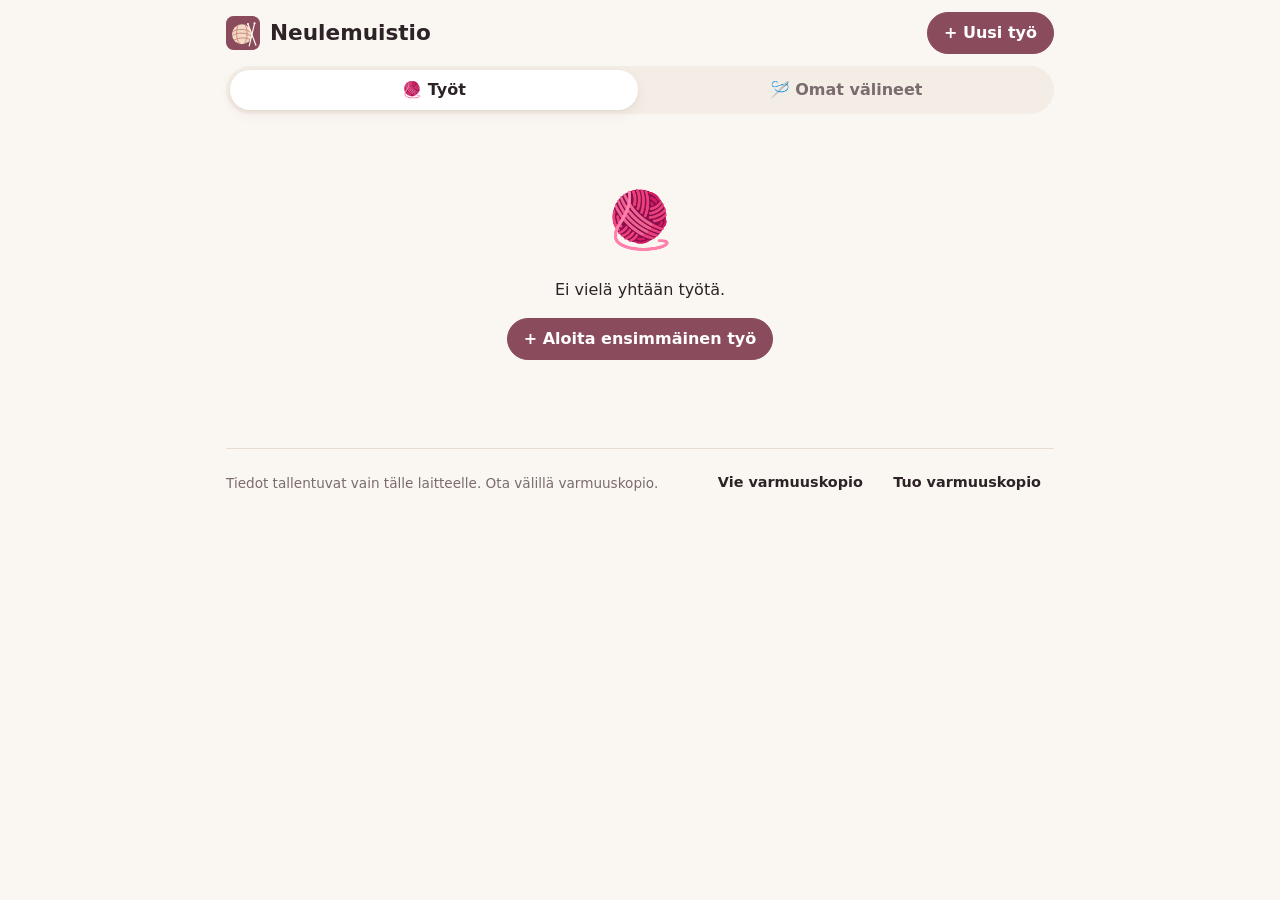
<file: index.html>
<!doctype html>
<html lang="fi">
<head>
  <meta charset="utf-8">
  <meta name="viewport" content="width=device-width, initial-scale=1, viewport-fit=cover">
  <title>Neulemuistio</title>
  <meta name="description" content="Neuletöiden muistio: langat, ohjeet, kuvat, puikot ja muistiinpanot.">
  <meta name="theme-color" content="#8a4b5c">
  <link rel="manifest" href="manifest.webmanifest">
  <link rel="icon" href="icon.svg" type="image/svg+xml">
  <link rel="apple-touch-icon" href="icons/icon-192.png">
  <meta name="apple-mobile-web-app-capable" content="yes">
  <meta name="apple-mobile-web-app-title" content="Neulemuistio">
  <link rel="stylesheet" href="style.css">
</head>
<body>
  <main id="app"></main>

  <div id="lightbox" hidden data-action="close-lightbox"><img alt=""></div>
  <div id="toast" role="status" hidden></div>

  <input type="file" id="photoInput" accept="image/*" multiple hidden>
  <input type="file" id="patternInput" accept="image/*,application/pdf" multiple hidden>
  <input type="file" id="importInput" accept="application/json,.json" hidden>

  <script type="module" src="app.js"></script>
</body>
</html>
</file>
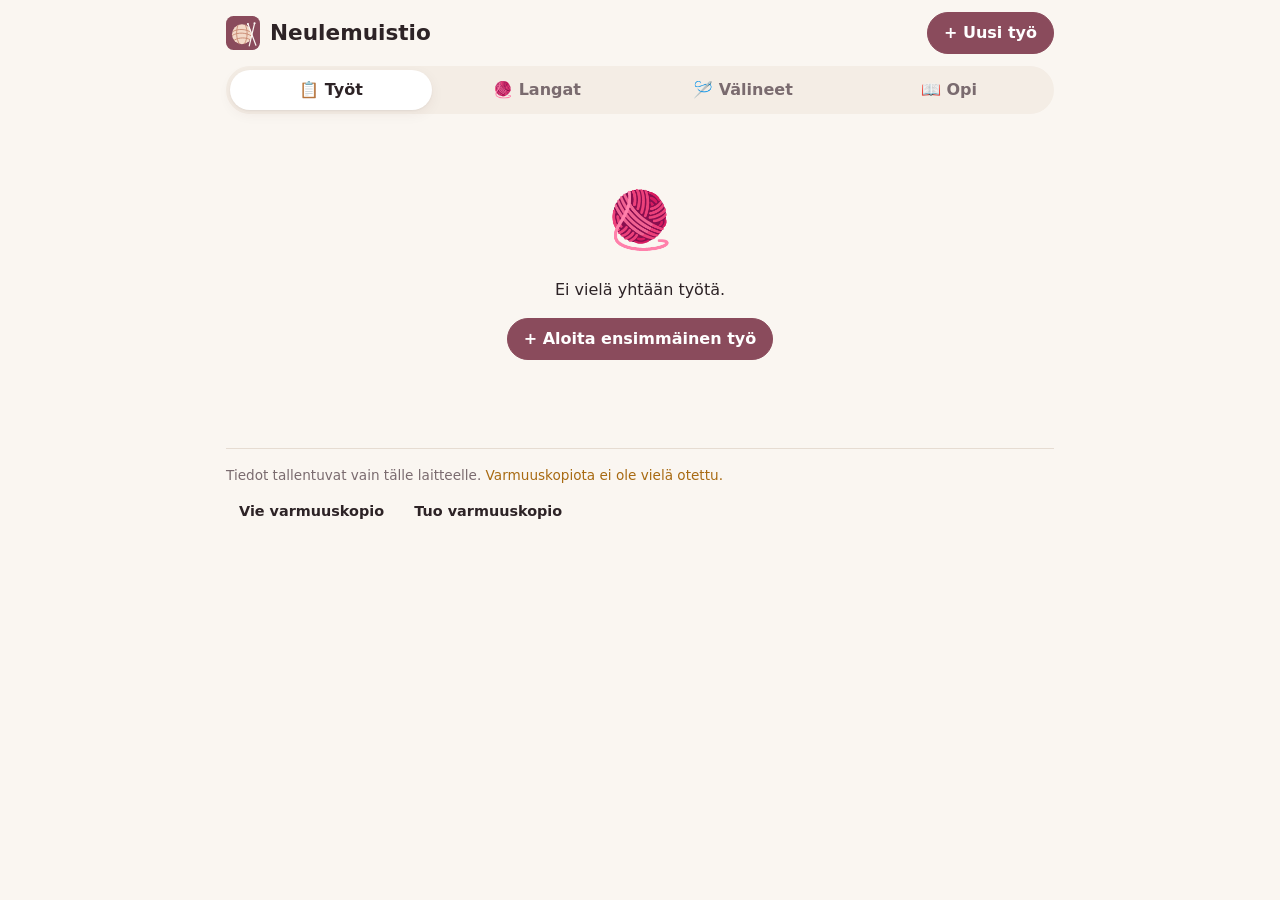
<file: public/index.html>
<!doctype html>
<html lang="fi">
<head>
  <meta charset="utf-8">
  <meta name="viewport" content="width=device-width, initial-scale=1, viewport-fit=cover">
  <title>Neulemuistio</title>
  <meta name="description" content="Neuletöiden muistio: langat, ohjeet, kuvat, puikot ja muistiinpanot.">
  <meta name="theme-color" content="#8a4b5c">
  <link rel="manifest" href="manifest.webmanifest">
  <link rel="icon" href="icon.svg" type="image/svg+xml">
  <link rel="apple-touch-icon" href="icons/icon-192.png">
  <meta name="apple-mobile-web-app-capable" content="yes">
  <meta name="apple-mobile-web-app-title" content="Neulemuistio">
  <link rel="stylesheet" href="style.css">
</head>
<body>
  <main id="app"></main>

  <div id="lightbox" hidden data-action="close-lightbox"><img alt=""></div>
  <div id="toast" role="status" hidden></div>
  <div id="sheet" hidden>
    <div class="sheet-backdrop" data-action="close-sheet"></div>
    <div class="sheet-body" role="dialog" aria-modal="true"></div>
  </div>

  <input type="file" id="photoInput" accept="image/*" multiple hidden>
  <input type="file" id="patternInput" accept="image/*,application/pdf" multiple hidden>
  <input type="file" id="importInput" accept="application/json,.json,text/plain,.txt" hidden>

  <script type="module" src="app.js"></script>
</body>
</html>
</file>
<file: style.css>
:root {
  --bg: #faf6f1;
  --surface: #ffffff;
  --surface-2: #f4ede5;
  --text: #2d2326;
  --muted: #7a6b6f;
  --border: #e6dcd2;
  --accent: #8a4b5c;
  --accent-text: #ffffff;
  --accent-soft: #f3e3e7;
  --ok: #2f7a4f;
  --warn: #b2452f;
  --radius: 14px;
  --shadow: 0 1px 2px rgba(60, 30, 40, 0.06), 0 4px 14px rgba(60, 30, 40, 0.06);
  color-scheme: light;
}

@media (prefers-color-scheme: dark) {
  :root {
    --bg: #1d1719;
    --surface: #282023;
    --surface-2: #322a2d;
    --text: #f2e9ec;
    --muted: #b3a2a8;
    --border: #3e3337;
    --accent: #d68fa2;
    --accent-text: #2a1a1f;
    --accent-soft: #3e2a31;
    --ok: #74c69a;
    --warn: #f08c74;
    --shadow: none;
    color-scheme: dark;
  }
}

* { box-sizing: border-box; }

html { -webkit-text-size-adjust: 100%; }

body {
  margin: 0;
  background: var(--bg);
  color: var(--text);
  font: 16px/1.5 system-ui, -apple-system, "Segoe UI", Roboto, sans-serif;
  padding-bottom: env(safe-area-inset-bottom);
}

main { max-width: 860px; margin: 0 auto; padding: 0 16px 48px; }

h1, h2, h3 { margin: 0; line-height: 1.25; }
h1 { font-size: 1.35rem; display: flex; align-items: center; gap: 10px; }
h2 { font-size: 1.1rem; }
h3 { font-size: 0.95rem; color: var(--muted); font-weight: 600; }

.logo { width: 34px; height: 34px; }
.muted { color: var(--muted); }
.small-text { font-size: 0.8rem; }
.ok { color: var(--ok); font-weight: 600; }
.warn { color: var(--warn); font-weight: 600; }

/* ---------- Painikkeet ---------- */
.btn {
  display: inline-flex; align-items: center; justify-content: center; gap: 6px;
  min-height: 42px; padding: 8px 16px;
  border: 1px solid var(--border); border-radius: 999px;
  background: var(--surface); color: var(--text);
  font: inherit; font-weight: 600; text-decoration: none; cursor: pointer;
  white-space: nowrap;
}
.btn:hover { border-color: var(--accent); }
.btn.primary { background: var(--accent); border-color: var(--accent); color: var(--accent-text); }
.btn.ghost { background: transparent; border-color: transparent; }
.btn.ghost:hover { background: var(--surface-2); }
.btn.danger { color: var(--warn); }
.btn.small { min-height: 36px; padding: 6px 12px; font-size: 0.9rem; }
.btn[aria-disabled="true"] { opacity: 0.45; pointer-events: none; }

.icon-btn {
  width: 36px; height: 36px; flex: none;
  border: none; border-radius: 50%;
  background: transparent; color: var(--muted);
  font-size: 1rem; cursor: pointer;
}
.icon-btn:hover { background: var(--surface-2); color: var(--warn); }

:focus-visible { outline: 2px solid var(--accent); outline-offset: 2px; }

/* ---------- Yläpalkki ---------- */
.topbar {
  position: sticky; top: 0; z-index: 5;
  display: flex; align-items: center; justify-content: space-between; gap: 12px;
  padding: calc(12px + env(safe-area-inset-top)) 0 12px;
  background: var(--bg);
}
.saved { font-size: 0.85rem; color: var(--ok); flex: 1; text-align: center; }

/* ---------- Lista ---------- */
.toolbar { display: flex; flex-direction: column; gap: 10px; margin-bottom: 16px; }
.chips { display: flex; gap: 8px; overflow-x: auto; padding-bottom: 2px; }
.chip {
  flex: none; padding: 6px 14px; border-radius: 999px;
  border: 1px solid var(--border); background: var(--surface); color: var(--text);
  font: inherit; font-size: 0.9rem; cursor: pointer;
}
.chip.on { background: var(--accent); border-color: var(--accent); color: var(--accent-text); }

.grid { display: grid; grid-template-columns: repeat(auto-fill, minmax(220px, 1fr)); gap: 14px; }
.card {
  display: flex; flex-direction: column;
  background: var(--surface); border: 1px solid var(--border); border-radius: var(--radius);
  overflow: hidden; color: inherit; text-decoration: none; box-shadow: var(--shadow);
  transition: transform 0.12s ease;
}
.card:hover { transform: translateY(-2px); }
.thumb {
  aspect-ratio: 4 / 3; background: var(--surface-2);
  display: flex; align-items: center; justify-content: center; font-size: 3rem;
}
.thumb img { width: 100%; height: 100%; object-fit: cover; }
.card-body { padding: 12px 14px 14px; display: flex; flex-direction: column; gap: 6px; align-items: flex-start; }
.card-body h2 { font-size: 1.05rem; }
.meta { margin: 0; font-size: 0.85rem; color: var(--muted); }

.badge { font-size: 0.75rem; font-weight: 700; padding: 2px 10px; border-radius: 999px; background: var(--surface-2); }
.badge.s-kesken { background: var(--accent-soft); color: var(--accent); }
.badge.s-valmis { background: color-mix(in srgb, var(--ok) 18%, transparent); color: var(--ok); }
.badge.s-tauolla { color: var(--muted); }

.empty { grid-column: 1 / -1; text-align: center; padding: 48px 16px; }
.empty-icon { font-size: 3.5rem; }

.footer {
  margin-top: 40px; padding-top: 16px; border-top: 1px solid var(--border);
  display: flex; flex-wrap: wrap; align-items: center; justify-content: space-between; gap: 8px;
  font-size: 0.85rem;
}
.footer p { margin: 0; }

/* ---------- Lomakkeet ---------- */
input, select, textarea {
  width: 100%; min-height: 42px; padding: 8px 12px;
  border: 1px solid var(--border); border-radius: 10px;
  background: var(--surface); color: var(--text);
  font: inherit;
}
input:focus, select:focus, textarea:focus { outline: none; border-color: var(--accent); box-shadow: 0 0 0 3px var(--accent-soft); }
textarea { resize: vertical; }

.field { display: flex; flex-direction: column; gap: 4px; flex: 1 1 160px; min-width: 0; }
.field > span { font-size: 0.8rem; font-weight: 600; color: var(--muted); }
.row { display: flex; flex-wrap: wrap; gap: 12px; margin-bottom: 12px; }
.inline { display: flex; gap: 8px; }
.inline input { flex: 1; min-width: 0; }
.inline select { width: auto; flex: none; }

/* ---------- Työn näkymä ---------- */
.detail { display: flex; flex-direction: column; gap: 16px; }
.title-input {
  font-size: 1.6rem; font-weight: 700; min-height: 56px;
  border-color: transparent; background: transparent; padding-left: 4px;
}
.title-input:hover { border-color: var(--border); }
.detail > .row { margin-bottom: 0; }

.panel {
  background: var(--surface); border: 1px solid var(--border); border-radius: var(--radius);
  padding: 16px; box-shadow: var(--shadow);
}
.panel > h2 { margin-bottom: 12px; }
.panel-head { display: flex; align-items: center; justify-content: space-between; gap: 8px; margin-bottom: 12px; }
.panel-head.sub { margin-top: 4px; }
.panel .muted { margin: 0 0 4px; }

.drop {
  width: 100%; padding: 28px 16px;
  border: 2px dashed var(--border); border-radius: var(--radius);
  background: var(--surface-2); color: var(--muted);
  font: inherit; font-weight: 600; cursor: pointer;
}
.drop:hover { border-color: var(--accent); color: var(--accent); }

.gallery { display: grid; grid-template-columns: repeat(auto-fill, minmax(120px, 1fr)); gap: 10px; }
.ph { position: relative; margin: 0; aspect-ratio: 1; border-radius: 10px; overflow: hidden; background: var(--surface-2); }
.ph img { width: 100%; height: 100%; object-fit: cover; cursor: zoom-in; display: block; }
.ph-btn {
  position: absolute; top: 6px; right: 6px;
  width: 32px; height: 32px; border-radius: 50%; border: none;
  background: rgba(0, 0, 0, 0.55); color: #fff; font-size: 0.9rem; cursor: pointer;
}
.ph-btn.left { right: auto; left: 6px; }
.cover-tag {
  position: absolute; left: 6px; bottom: 6px;
  padding: 2px 8px; border-radius: 999px; font-size: 0.7rem; font-weight: 700;
  background: rgba(0, 0, 0, 0.55); color: #fff;
}
.ph.doc a {
  width: 100%; height: 100%; padding: 10px;
  display: flex; flex-direction: column; align-items: center; justify-content: center; gap: 6px;
  color: inherit; text-decoration: none; text-align: center;
}
.doc-icon { font-size: 2.2rem; }
.doc-name { font-size: 0.8rem; word-break: break-word; line-height: 1.3; }
.ph.doc .ph-btn { background: var(--surface); color: var(--muted); }

.item { border: 1px solid var(--border); border-radius: 12px; padding: 12px; margin-bottom: 12px; background: var(--bg); }
.item-head { display: flex; justify-content: space-between; align-items: center; margin-bottom: 8px; }
.item .row:last-of-type { margin-bottom: 8px; }
.calc {
  margin: 0; padding: 10px 12px; border-radius: 10px;
  background: var(--accent-soft); font-size: 0.95rem;
}

.tool-list { display: flex; flex-direction: column; gap: 8px; margin-bottom: 12px; }
.tool { display: grid; grid-template-columns: minmax(130px, 1.1fr) 1fr 1fr auto; gap: 8px; align-items: center; }
.quick-add { display: flex; flex-wrap: wrap; gap: 8px; }

.note-actions { display: flex; justify-content: space-between; align-items: center; gap: 8px; margin: 8px 0 4px; }
.notes { list-style: none; margin: 8px 0 0; padding: 0; display: flex; flex-direction: column; gap: 8px; }
.notes li { border-left: 3px solid var(--accent); background: var(--bg); border-radius: 0 10px 10px 0; padding: 6px 8px 10px 12px; }
.note-head { display: flex; justify-content: space-between; align-items: center; }
.note-head time { font-size: 0.8rem; color: var(--muted); font-weight: 600; }
.notes p { margin: 0; white-space: pre-wrap; word-break: break-word; }

/* ---------- Kuvan katselu & ilmoitus ---------- */
#lightbox {
  position: fixed; inset: 0; z-index: 20;
  background: rgba(0, 0, 0, 0.88);
  display: flex; align-items: center; justify-content: center; padding: 16px;
  cursor: zoom-out;
}
#lightbox[hidden] { display: none; }
#lightbox img { max-width: 100%; max-height: 100%; object-fit: contain; border-radius: 6px; }

#toast {
  position: fixed; left: 50%; bottom: calc(24px + env(safe-area-inset-bottom)); transform: translateX(-50%);
  z-index: 30; padding: 10px 18px; border-radius: 999px;
  background: var(--text); color: var(--bg); font-weight: 600; font-size: 0.9rem;
  box-shadow: 0 6px 20px rgba(0, 0, 0, 0.2);
}
#toast[hidden] { display: none; }

/* ---------- Puhelin ---------- */
@media (max-width: 560px) {
  .grid { grid-template-columns: repeat(2, 1fr); gap: 10px; }
  .card-body { padding: 10px; }
  .card-body h2 { font-size: 0.95rem; }
  .meta { display: none; }
  .tool { grid-template-columns: 1fr 1fr auto; }
  .tool select { grid-column: 1 / 3; }
  .tool .icon-btn { grid-column: 3; grid-row: 1; }
  .tool input:last-of-type { grid-column: 2 / 4; }
  .title-input { font-size: 1.35rem; }
  .gallery { grid-template-columns: repeat(3, 1fr); }
  .footer { flex-direction: column; align-items: flex-start; }
}

/* ---------- Välilehdet ---------- */
.tabs {
  display: flex; gap: 4px; padding: 4px; margin-bottom: 16px;
  background: var(--surface-2); border-radius: 999px;
}
.tabs a {
  flex: 1; text-align: center; padding: 8px 12px; border-radius: 999px;
  color: var(--muted); font-weight: 600; text-decoration: none;
}
.tabs a.on { background: var(--surface); color: var(--text); box-shadow: var(--shadow); }
.intro { margin: 0 0 16px; }

/* ---------- Välineet työssä ---------- */
.tool-wrap { display: flex; flex-direction: column; gap: 4px; }
.tool-wrap + .tool-wrap { padding-top: 8px; border-top: 1px solid var(--border); }
.tool.linked { grid-template-columns: minmax(150px, 1.4fr) 1.6fr auto; }
.tool-name { padding: 0 4px; }
.tool-status { font-size: 0.85rem; padding: 0 4px; display: flex; flex-wrap: wrap; align-items: center; gap: 4px 8px; }
.tool-status:empty { display: none; }
.tool-status a { color: inherit; }
.caution { color: #a86a12; }
@media (prefers-color-scheme: dark) { .caution { color: #f0b860; } }
.btn.tiny { min-height: 28px; padding: 2px 10px; font-size: 0.8rem; }
.picker { margin-bottom: 4px; font-weight: 600; color: var(--accent); }
.add-label { margin: 10px 0 6px !important; }

/* ---------- Omat välineet ---------- */
.inv-panel { margin-bottom: 16px; }
.count { color: var(--muted); font-weight: 500; font-size: 0.95rem; }
.inv-item { padding: 10px 0; border-top: 1px solid var(--border); }
.inv-item:first-child { border-top: none; padding-top: 0; }
.inv-fields { display: flex; gap: 8px; align-items: flex-end; }
.inv-fields .field { flex: 1 1 0; }
.inv-fields .field.size { flex: 0 0 96px; }
.inv-fields .icon-btn { margin-bottom: 3px; }
.inv-usage { margin-top: 6px; font-size: 0.85rem; display: flex; flex-wrap: wrap; gap: 6px; }
.use-chip {
  padding: 2px 10px; border-radius: 999px; text-decoration: none; font-weight: 600;
  background: var(--surface-2); color: var(--text);
}
.use-chip.s-kesken { background: var(--accent-soft); color: var(--accent); }

@media (max-width: 560px) {
  .tool.linked { grid-template-columns: 1fr auto; }
  .tool.linked input { grid-column: 1 / 3; grid-row: 2; }
  .tool.linked .icon-btn { grid-column: 2; grid-row: 1; }
  .inv-fields { flex-wrap: wrap; }
  .inv-fields .field.size { flex: 1 1 80px; }
  .inv-fields .field:not(.size) { flex: 1 1 100%; order: 3; }
  .inv-fields .icon-btn { order: 2; }
}
</file>
<file: public/style.css>
:root {
  --bg: #faf6f1;
  --surface: #ffffff;
  --surface-2: #f4ede5;
  --text: #2d2326;
  --muted: #7a6b6f;
  --border: #e6dcd2;
  --accent: #8a4b5c;
  --accent-text: #ffffff;
  --accent-soft: #f3e3e7;
  --ok: #2f7a4f;
  --warn: #b2452f;
  --radius: 14px;
  --shadow: 0 1px 2px rgba(60, 30, 40, 0.06), 0 4px 14px rgba(60, 30, 40, 0.06);
  color-scheme: light;
}

@media (prefers-color-scheme: dark) {
  :root {
    --bg: #1d1719;
    --surface: #282023;
    --surface-2: #322a2d;
    --text: #f2e9ec;
    --muted: #b3a2a8;
    --border: #3e3337;
    --accent: #d68fa2;
    --accent-text: #2a1a1f;
    --accent-soft: #3e2a31;
    --ok: #74c69a;
    --warn: #f08c74;
    --shadow: none;
    color-scheme: dark;
  }
}

* { box-sizing: border-box; }

html { -webkit-text-size-adjust: 100%; }

body {
  margin: 0;
  background: var(--bg);
  color: var(--text);
  font: 16px/1.5 system-ui, -apple-system, "Segoe UI", Roboto, sans-serif;
  padding-bottom: env(safe-area-inset-bottom);
}

main { max-width: 860px; margin: 0 auto; padding: 0 16px 48px; }

h1, h2, h3 { margin: 0; line-height: 1.25; }
h1 { font-size: 1.35rem; display: flex; align-items: center; gap: 10px; }
h2 { font-size: 1.1rem; }
h3 { font-size: 0.95rem; color: var(--muted); font-weight: 600; }

.logo { width: 34px; height: 34px; }
.muted { color: var(--muted); }
.small-text { font-size: 0.8rem; }
.ok { color: var(--ok); font-weight: 600; }
.warn { color: var(--warn); font-weight: 600; }

/* ---------- Painikkeet ---------- */
.btn {
  display: inline-flex; align-items: center; justify-content: center; gap: 6px;
  min-height: 42px; padding: 8px 16px;
  border: 1px solid var(--border); border-radius: 999px;
  background: var(--surface); color: var(--text);
  font: inherit; font-weight: 600; text-decoration: none; cursor: pointer;
  white-space: nowrap;
}
.btn:hover { border-color: var(--accent); }
.btn.primary { background: var(--accent); border-color: var(--accent); color: var(--accent-text); }
.btn.ghost { background: transparent; border-color: transparent; }
.btn.ghost:hover { background: var(--surface-2); }
.btn.danger { color: var(--warn); }
.btn.small { min-height: 36px; padding: 6px 12px; font-size: 0.9rem; }
.btn[aria-disabled="true"] { opacity: 0.45; pointer-events: none; }

.icon-btn {
  width: 36px; height: 36px; flex: none;
  border: none; border-radius: 50%;
  background: transparent; color: var(--muted);
  font-size: 1rem; cursor: pointer;
}
.icon-btn:hover { background: var(--surface-2); color: var(--warn); }

:focus-visible { outline: 2px solid var(--accent); outline-offset: 2px; }

/* ---------- Yläpalkki ---------- */
.topbar {
  position: sticky; top: 0; z-index: 5;
  display: flex; align-items: center; justify-content: space-between; gap: 12px;
  padding: calc(12px + env(safe-area-inset-top)) 0 12px;
  background: var(--bg);
}
.saved { font-size: 0.85rem; color: var(--ok); flex: 1; text-align: center; }

/* ---------- Lista ---------- */
.toolbar { display: flex; flex-direction: column; gap: 10px; margin-bottom: 16px; }
.chips { display: flex; gap: 8px; overflow-x: auto; padding-bottom: 2px; }
.chip {
  flex: none; padding: 6px 14px; border-radius: 999px;
  border: 1px solid var(--border); background: var(--surface); color: var(--text);
  font: inherit; font-size: 0.9rem; cursor: pointer;
}
.chip.on { background: var(--accent); border-color: var(--accent); color: var(--accent-text); }

.grid { display: grid; grid-template-columns: repeat(auto-fill, minmax(220px, 1fr)); gap: 14px; }
.card {
  display: flex; flex-direction: column;
  background: var(--surface); border: 1px solid var(--border); border-radius: var(--radius);
  overflow: hidden; color: inherit; text-decoration: none; box-shadow: var(--shadow);
  transition: transform 0.12s ease;
}
.card:hover { transform: translateY(-2px); }
.thumb {
  aspect-ratio: 4 / 3; background: var(--surface-2);
  display: flex; align-items: center; justify-content: center; font-size: 3rem;
}
.thumb img { width: 100%; height: 100%; object-fit: cover; }
.card-body { padding: 12px 14px 14px; display: flex; flex-direction: column; gap: 6px; align-items: flex-start; }
.card-body h2 { font-size: 1.05rem; }
.meta { margin: 0; font-size: 0.85rem; color: var(--muted); }

.badge { font-size: 0.75rem; font-weight: 700; padding: 2px 10px; border-radius: 999px; background: var(--surface-2); }
.badge.s-kesken { background: var(--accent-soft); color: var(--accent); }
.badge.s-valmis { background: color-mix(in srgb, var(--ok) 18%, transparent); color: var(--ok); }
.badge.s-tauolla { color: var(--muted); }

.empty { grid-column: 1 / -1; text-align: center; padding: 48px 16px; }
.empty-icon { font-size: 3.5rem; }

.footer {
  margin-top: 40px; padding-top: 16px; border-top: 1px solid var(--border);
  display: flex; flex-wrap: wrap; align-items: center; justify-content: space-between; gap: 8px;
  font-size: 0.85rem;
}
.footer p { margin: 0; }

/* ---------- Lomakkeet ---------- */
input, select, textarea {
  width: 100%; min-height: 42px; padding: 8px 12px;
  border: 1px solid var(--border); border-radius: 10px;
  background: var(--surface); color: var(--text);
  font: inherit;
}
input:focus, select:focus, textarea:focus { outline: none; border-color: var(--accent); box-shadow: 0 0 0 3px var(--accent-soft); }
textarea { resize: vertical; }

.field { display: flex; flex-direction: column; gap: 4px; flex: 1 1 160px; min-width: 0; }
.field > span { font-size: 0.8rem; font-weight: 600; color: var(--muted); }
.row { display: flex; flex-wrap: wrap; gap: 12px; margin-bottom: 12px; }
.inline { display: flex; gap: 8px; }
.inline input { flex: 1; min-width: 0; }
.inline select { width: auto; flex: none; }

/* ---------- Työn näkymä ---------- */
.detail { display: flex; flex-direction: column; gap: 16px; }
.title-input {
  font-size: 1.6rem; font-weight: 700; min-height: 56px;
  border-color: transparent; background: transparent; padding-left: 4px;
}
.title-input:hover { border-color: var(--border); }
.detail > .row { margin-bottom: 0; }

.panel {
  background: var(--surface); border: 1px solid var(--border); border-radius: var(--radius);
  padding: 16px; box-shadow: var(--shadow);
}
.panel > h2 { margin-bottom: 12px; }
.panel-head { display: flex; align-items: center; justify-content: space-between; gap: 8px; margin-bottom: 12px; }
.panel-head.sub { margin-top: 4px; }
.panel .muted { margin: 0 0 4px; }

.drop {
  width: 100%; padding: 28px 16px;
  border: 2px dashed var(--border); border-radius: var(--radius);
  background: var(--surface-2); color: var(--muted);
  font: inherit; font-weight: 600; cursor: pointer;
}
.drop:hover { border-color: var(--accent); color: var(--accent); }

.gallery { display: grid; grid-template-columns: repeat(auto-fill, minmax(120px, 1fr)); gap: 10px; }
.ph { position: relative; margin: 0; aspect-ratio: 1; border-radius: 10px; overflow: hidden; background: var(--surface-2); }
.ph img { width: 100%; height: 100%; object-fit: cover; cursor: zoom-in; display: block; }
.ph-btn {
  position: absolute; top: 6px; right: 6px;
  width: 32px; height: 32px; border-radius: 50%; border: none;
  background: rgba(0, 0, 0, 0.55); color: #fff; font-size: 0.9rem; cursor: pointer;
}
.ph-btn.left { right: auto; left: 6px; }
.cover-tag {
  position: absolute; left: 6px; bottom: 6px;
  padding: 2px 8px; border-radius: 999px; font-size: 0.7rem; font-weight: 700;
  background: rgba(0, 0, 0, 0.55); color: #fff;
}
.ph.doc a {
  width: 100%; height: 100%; padding: 10px;
  display: flex; flex-direction: column; align-items: center; justify-content: center; gap: 6px;
  color: inherit; text-decoration: none; text-align: center;
}
.doc-icon { font-size: 2.2rem; }
.doc-name { font-size: 0.8rem; word-break: break-word; line-height: 1.3; }
.ph.doc .ph-btn { background: var(--surface); color: var(--muted); }

.item { border: 1px solid var(--border); border-radius: 12px; padding: 12px; margin-bottom: 12px; background: var(--bg); }
.item-head { display: flex; justify-content: space-between; align-items: center; margin-bottom: 8px; }
.item .row:last-of-type { margin-bottom: 8px; }
.calc {
  margin: 0; padding: 10px 12px; border-radius: 10px;
  background: var(--accent-soft); font-size: 0.95rem;
}

.tool-list { display: flex; flex-direction: column; gap: 8px; margin-bottom: 12px; }
.tool { display: grid; grid-template-columns: minmax(130px, 1.1fr) 1fr 1fr auto; gap: 8px; align-items: center; }
.quick-add { display: flex; flex-wrap: wrap; gap: 8px; }

.note-actions { display: flex; justify-content: space-between; align-items: center; gap: 8px; margin: 8px 0 4px; }
.notes { list-style: none; margin: 8px 0 0; padding: 0; display: flex; flex-direction: column; gap: 8px; }
.notes li { border-left: 3px solid var(--accent); background: var(--bg); border-radius: 0 10px 10px 0; padding: 6px 8px 10px 12px; }
.note-head { display: flex; justify-content: space-between; align-items: center; }
.note-head time { font-size: 0.8rem; color: var(--muted); font-weight: 600; }
.notes p { margin: 0; white-space: pre-wrap; word-break: break-word; }

/* ---------- Kuvan katselu & ilmoitus ---------- */
#lightbox {
  position: fixed; inset: 0; z-index: 20;
  background: rgba(0, 0, 0, 0.88);
  display: flex; align-items: center; justify-content: center; padding: 16px;
  cursor: zoom-out;
}
#lightbox[hidden] { display: none; }
#lightbox img { max-width: 100%; max-height: 100%; object-fit: contain; border-radius: 6px; }

#toast {
  position: fixed; left: 50%; bottom: calc(24px + env(safe-area-inset-bottom)); transform: translateX(-50%);
  z-index: 30; padding: 10px 18px; border-radius: 999px;
  background: var(--text); color: var(--bg); font-weight: 600; font-size: 0.9rem;
  box-shadow: 0 6px 20px rgba(0, 0, 0, 0.2);
}
#toast[hidden] { display: none; }

/* ---------- Puhelin ---------- */
@media (max-width: 560px) {
  .grid { grid-template-columns: repeat(2, 1fr); gap: 10px; }
  .card-body { padding: 10px; }
  .card-body h2 { font-size: 0.95rem; }
  .meta { display: none; }
  .tool { grid-template-columns: 1fr 1fr auto; }
  .tool select { grid-column: 1 / 3; }
  .tool .icon-btn { grid-column: 3; grid-row: 1; }
  .tool input:last-of-type { grid-column: 2 / 4; }
  .title-input { font-size: 1.35rem; }
  .gallery { grid-template-columns: repeat(3, 1fr); }
  .footer { flex-direction: column; align-items: flex-start; }
}

/* ---------- Välilehdet ---------- */
.tabs {
  display: flex; gap: 4px; padding: 4px; margin-bottom: 16px;
  background: var(--surface-2); border-radius: 999px;
}
.tabs a {
  flex: 1; text-align: center; padding: 8px 12px; border-radius: 999px;
  color: var(--muted); font-weight: 600; text-decoration: none;
}
.tabs a.on { background: var(--surface); color: var(--text); box-shadow: var(--shadow); }
.intro { margin: 0 0 16px; }

/* ---------- Välineet työssä ---------- */
.tool-wrap { display: flex; flex-direction: column; gap: 4px; }
.tool-wrap + .tool-wrap { padding-top: 8px; border-top: 1px solid var(--border); }
.tool.linked { grid-template-columns: minmax(150px, 1.4fr) 1.6fr auto; }
.tool-name { padding: 0 4px; }
.tool-status { font-size: 0.85rem; padding: 0 4px; display: flex; flex-wrap: wrap; align-items: center; gap: 4px 8px; }
.tool-status:empty { display: none; }
.tool-status a { color: inherit; }
.caution { color: #a86a12; }
@media (prefers-color-scheme: dark) { .caution { color: #f0b860; } }
.btn.tiny { min-height: 28px; padding: 2px 10px; font-size: 0.8rem; }
.picker { margin-bottom: 4px; font-weight: 600; color: var(--accent); }
.add-label { margin: 10px 0 6px !important; }

/* ---------- Omat välineet ---------- */
.inv-panel { margin-bottom: 16px; }
.count { color: var(--muted); font-weight: 500; font-size: 0.95rem; }
.inv-item { padding: 10px 0; border-top: 1px solid var(--border); }
.inv-item:first-child { border-top: none; padding-top: 0; }
.inv-fields { display: flex; gap: 8px; align-items: flex-end; }
.inv-fields .field { flex: 1 1 0; }
.inv-fields .field.size { flex: 0 0 96px; }
.inv-fields .icon-btn { margin-bottom: 3px; }
.inv-usage { margin-top: 6px; font-size: 0.85rem; display: flex; flex-wrap: wrap; gap: 6px; }
.use-chip {
  padding: 2px 10px; border-radius: 999px; text-decoration: none; font-weight: 600;
  background: var(--surface-2); color: var(--text);
}
.use-chip.s-kesken { background: var(--accent-soft); color: var(--accent); }

@media (max-width: 560px) {
  .tool.linked { grid-template-columns: 1fr auto; }
  .tool.linked input { grid-column: 1 / 3; grid-row: 2; }
  .tool.linked .icon-btn { grid-column: 2; grid-row: 1; }
  .inv-fields { flex-wrap: wrap; }
  .inv-fields .field.size { flex: 1 1 80px; }
  .inv-fields .field:not(.size) { flex: 1 1 100%; order: 3; }
  .inv-fields .icon-btn { order: 2; }
}

/* ---------- Lankavarasto ---------- */
.stash-total { margin: -6px 0 12px; font-weight: 600; }
.stash-total:empty { display: none; }
.stash-item { margin-bottom: 12px; padding: 0; }
.stash-item > summary {
  list-style: none; cursor: pointer; padding: 14px 16px;
  display: flex; flex-direction: column; gap: 6px;
}
.stash-item > summary::-webkit-details-marker { display: none; }
.stash-head { display: flex; justify-content: space-between; align-items: flex-start; gap: 8px; }
.stash-edit { flex: none; padding: 2px 10px; border: 1px solid var(--border); border-radius: 999px; }
.stash-item[open] .stash-edit { visibility: hidden; }
.stash-amount { font-size: 0.95rem; }
.stash-fields { padding: 4px 16px 12px; border-top: 1px solid var(--border); padding-top: 14px; }
.stash-actions { display: flex; justify-content: flex-end; }
.item.linked { border-color: color-mix(in srgb, var(--accent) 35%, var(--border)); }
.item .tool-status { margin-bottom: 8px; }
.tabs a { padding: 8px 6px; white-space: nowrap; }
.calc a { color: inherit; }

/* ---------- Alapaneeli ---------- */
#sheet { position: fixed; inset: 0; z-index: 25; display: flex; align-items: flex-end; justify-content: center; }
#sheet[hidden] { display: none; }
.sheet-backdrop { position: absolute; inset: 0; background: rgba(0, 0, 0, 0.45); }
.sheet-body {
  position: relative; width: 100%; max-width: 480px;
  background: var(--surface); border-radius: 20px 20px 0 0;
  padding: 20px 16px calc(20px + env(safe-area-inset-bottom));
  display: flex; flex-direction: column; gap: 10px;
}
.sheet-body h2 { margin-bottom: 0; }
.sheet-body p { margin: 0; }
.btn.block { width: 100%; }
@media (min-width: 561px) { #sheet { align-items: center; } .sheet-body { border-radius: 20px; } }

/* ---------- Opi neulomaan ---------- */
.opi-progress { display: flex; align-items: center; gap: 12px; margin-bottom: 16px; font-weight: 600; font-size: 0.9rem; }
.opi-bar { flex: 1; height: 10px; border-radius: 999px; background: var(--surface-2); overflow: hidden; }
.opi-bar span { display: block; height: 100%; background: var(--accent); border-radius: 999px; transition: width 0.3s ease; }
.opi-list { list-style: none; margin: 0 0 16px; padding: 0; display: flex; flex-direction: column; gap: 10px; }
.opi-lesson { padding: 0; scroll-margin-top: 80px; }
.opi-lesson summary { list-style: none; cursor: pointer; padding: 14px 16px; display: flex; align-items: center; gap: 12px; }
.opi-lesson summary::-webkit-details-marker { display: none; }
.opi-num {
  flex: none; width: 32px; height: 32px; border-radius: 50%;
  display: flex; align-items: center; justify-content: center;
  background: var(--accent-soft); color: var(--accent); font-weight: 700;
}
.opi-lesson.done .opi-num { background: color-mix(in srgb, var(--ok) 18%, transparent); color: var(--ok); }
.opi-title { display: flex; flex-direction: column; min-width: 0; }
.opi-title small { font-size: 0.8rem; }
.opi-body { padding: 0 16px 16px; border-top: 1px solid var(--border); }
.opi-body p, .opi-body ul, .opi-body ol { margin: 12px 0 0; }
.opi-body li { margin-bottom: 6px; }
.opi-tip { padding: 10px 12px; border-radius: 10px; background: var(--accent-soft); font-size: 0.95rem; }
.opi-tip::before { content: '💡 '; }
.opi-actions { display: flex; flex-wrap: wrap; justify-content: flex-end; gap: 8px; margin-top: 16px; }
.opi-svg { display: block; width: 100%; max-width: 320px; margin: 12px auto 0; color: var(--accent); }
.opi-svg text { fill: var(--muted); font: 600 14px system-ui, sans-serif; }
.opi-table { width: 100%; border-collapse: collapse; margin-top: 12px; font-size: 0.95rem; }
.opi-table th, .opi-table td { text-align: left; padding: 6px 8px; border-bottom: 1px solid var(--border); vertical-align: top; }
.opi-table th { white-space: nowrap; color: var(--accent); width: 1%; }
.opi-res h2 { margin-bottom: 4px; }
.opi-res-item { padding: 12px 0; border-top: 1px solid var(--border); }
.opi-res-item:first-of-type { border-top: none; }
.opi-res-item h3 { color: var(--text); font-size: 1rem; }
.opi-res-item p { margin: 4px 0 0; }
.opi-links { display: flex; flex-wrap: wrap; gap: 6px 16px; font-weight: 600; }
.opi-links a { color: var(--accent); }
</file>
